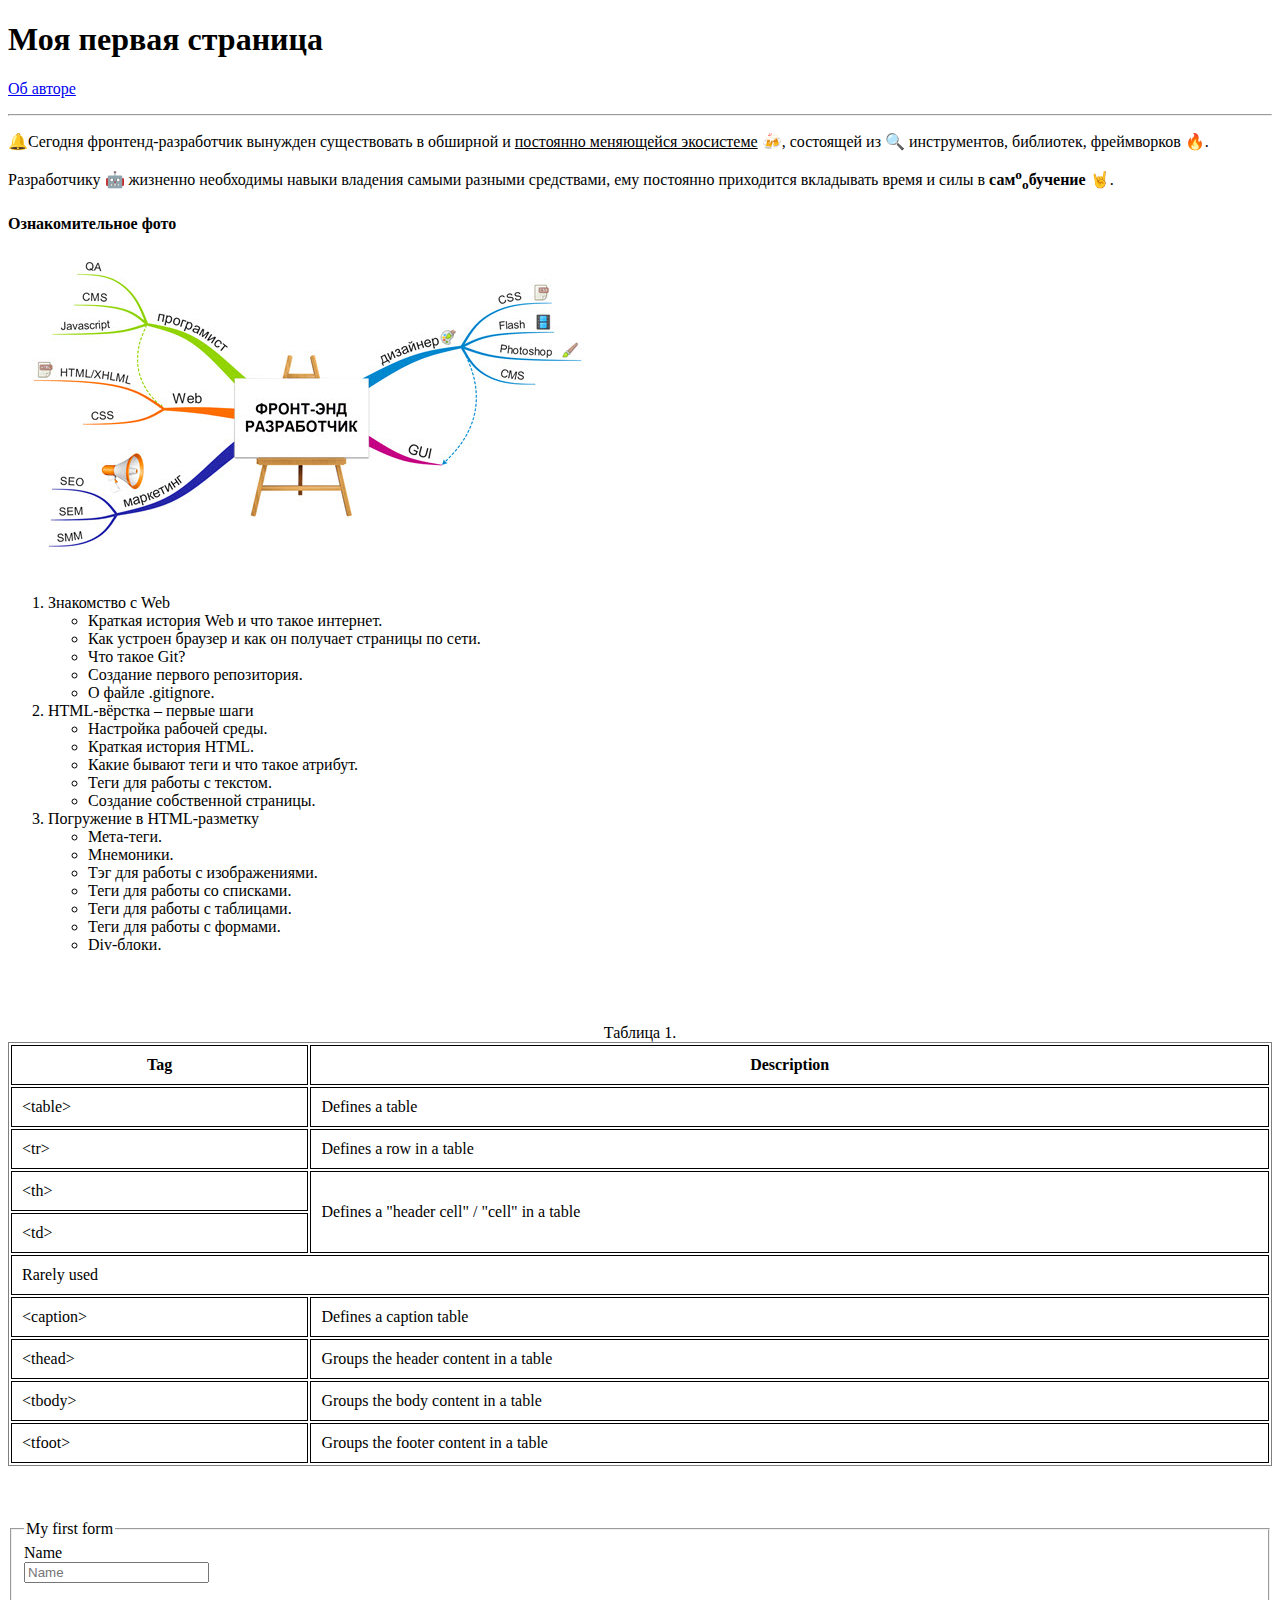
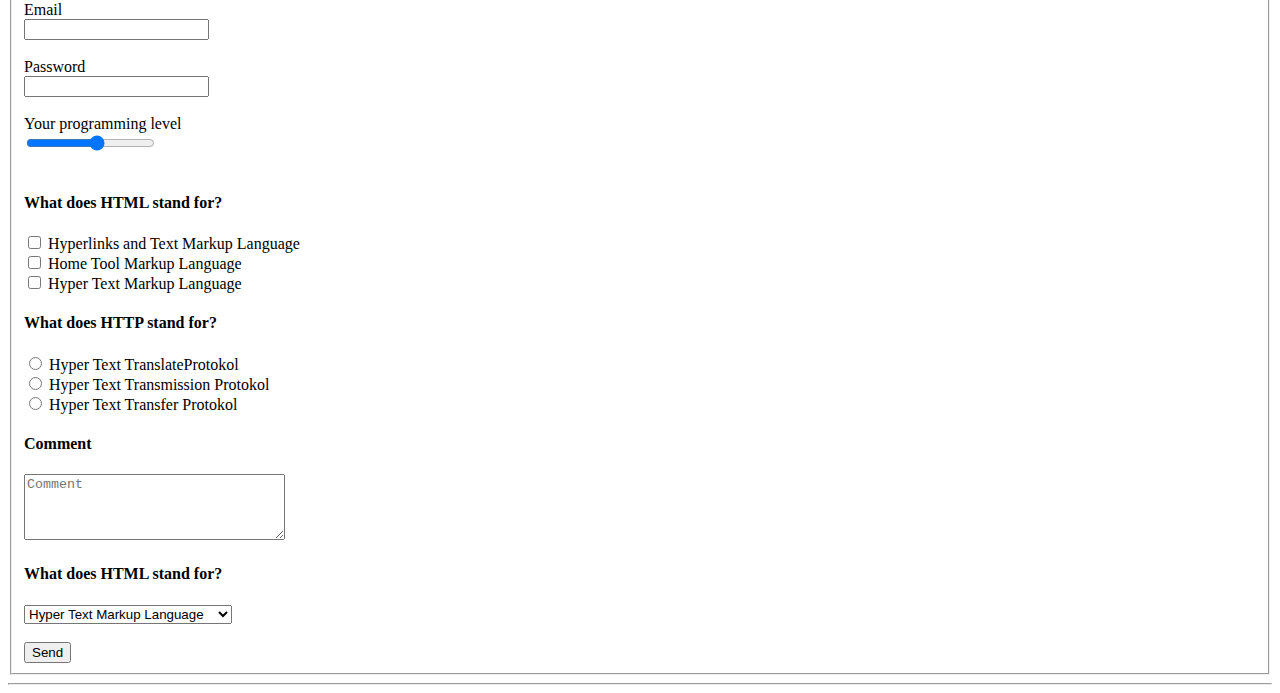
<file: index.html>
<!DOCTYPE html>
<html lang="en">
  <head>
    <meta charset="UTF-8" />
    <meta http-equiv="X-UA-Compatible" content="IE=edge" />
    <meta name="viewport" content="width=device-width, initial-scale=1.0" />
    <title>HTML – first steps</title>
    <style>
      table {
        width: 100%;
        border-collapse: inherit;
        border: 1px solid gray;
      }
      th {
        text-align: center;
        padding: 10px;
        border: 1px solid black;
      }
      td {
        text-align: left;
        padding: 10px;
        border: 1px solid black;
      }
    </style>
  </head>
  <body>
    <h1>Моя первая страница</h1>
    <p>
      <a href="./about/index.html" target="_blank">Об авторе</a>
    </p>
    <hr />
    <p>
      &#128276;Cегодня фронтенд-разработчик вынужден существовать в обширной и
      <ins>постоянно меняющейся экосистеме</ins> &#127867;, состоящей из
      &#128269; инструментов, библиотек, фреймворков &#128293;.
    </p>
    <p>
      Разработчику &#129302; жизненно необходимы навыки владения самыми разными
      средствами, ему постоянно приходится вкладывать время и силы в
      <b>сам<sup>о</sup><sub>о</sub>бучение</b> &#129304;.
    </p>
    <h4>Ознакомительное фото</h4>
    <img src="./images/frontend.jpg" alt="front-end pic" />
    <br />
    <br />
    <ol type="1">
      <li>
        Знакомство с Web
        <ul type="circle">
          <li>Краткая история Web и что такое интернет.</li>
          <li>Как устроен браузер и как он получает страницы по сети.</li>
          <li>Что такое Git?</li>
          <li>Создание первого репозитория.</li>
          <li>О файле .gitignore.</li>
        </ul>
      </li>
      <li>
        HTML-вёрстка – первые шаги
        <ul type="circle">
          <li>Настройка рабочей среды.</li>
          <li>Краткая история HTML.</li>
          <li>Какие бывают теги и что такое атрибут.</li>
          <li>Теги для работы с текстом.</li>
          <li>Создание собственной страницы.</li>
        </ul>
      </li>
      <li>
        Погружение в HTML-разметку
        <ul type="circle">
          <li>Мета-теги.</li>
          <li>Мнемоники.</li>
          <li>Тэг для работы с изображениями.</li>
          <li>Теги для работы со списками.</li>
          <li>Теги для работы с таблицами.</li>
          <li>Теги для работы с формами.</li>
          <li>Div-блоки.</li>
        </ul>
      </li>
    </ol>
    <br />
    <br />
    <br />
    <table>
      <caption>
        Таблица 1.
      </caption>
      <tr>
        <th>Tag</th>
        <th>Description</th>
      </tr>
      <tr>
        <td>&lt;table&gt;</td>
        <td>Defines a table</td>
      </tr>
      <tr>
        <td>&lt;tr&gt;</td>
        <td>Defines a row in a table</td>
      </tr>
      <tr>
        <td>&lt;th&gt;</td>
        <td rowspan="2">
          Defines a &quot;header cell&quot; / &quot;cell&quot; in a table
        </td>
      </tr>
      <tr>
        <td>&lt;td&gt;</td>
      </tr>
      <tr>
        <td colspan="2">Rarely used</td>
      </tr>
      <tr>
        <td>&lt;caption&gt;</td>
        <td>Defines a caption table</td>
      </tr>
      <tr>
        <td>&lt;thead&gt;</td>
        <td>Groups the header content in a table</td>
      </tr>
      <tr>
        <td>&lt;tbody&gt;</td>
        <td>Groups the body content in a table</td>
      </tr>
      <tr>
        <td>&lt;tfoot&gt;</td>
        <td>Groups the footer content in a table</td>
      </tr>
    </table>
    <br />
    <br />
    <br />
    <form action="/" method="get">
      <fieldset>
        <legend>My first form</legend>
        <label for="name">Name</label>
        <br />
        <input
          id="name"
          type="text"
          name="firstName"
          placeholder="Name"
          required
        />
        <br />
        <br />
        <label for="email">Email</label>
        <br />
        <input id="email" type="email" name="myEmail" required />
        <br />
        <br />
        <label for="pass">Password</label>
        <br />
        <input id="pass" type="password" name="myPassword" required />
        <br />
        <br />
        <label for="range">Your programming level</label>
        <br />
        <input
          id="range"
          type="range"
          name="myRange"
          min="1"
          max="10"
          step="1"
        />
        <br />
        <br />
        <h4>What does HTML stand for?</h4>
        <input type="checkbox" id="answer1" name="test1" value="1" />
        <label for="answer1">Hyperlinks and Text Markup Language</label>
        <br />
        <input type="checkbox" id="answer2" name="test2" value="2" />
        <label for="answer2">Home Tool Markup Language</label>
        <br />
        <input type="checkbox" id="answer3" name="test3" value="3" />
        <label for="answer3">Hyper Text Markup Language</label>
        <br />
        <h4>What does HTTP stand for?</h4>
        <input type="radio" name="answer" value="1" id="radio1" />
        <label for="radio1">Hyper Text TranslateProtokol</label>
        <br />
        <input type="radio" name="answer" value="2" id="radio2" />
        <label for="radio2">Hyper Text Transmission Protokol</label>
        <br />
        <input type="radio" name="answer" value="3" id="radio3" />
        <label for="radio3">Hyper Text Transfer Protokol</label>
        <br />
        <h4>Comment</h4>
        <textarea
          cols="30"
          rows="4"
          placeholder="Comment"
          name="textBig"
          maxlength="500"
        ></textarea>
        <br />
        <h4>What does HTML stand for?</h4>
        <select name="answer">
          <option value="item1">Hyper Text Markup Language</option>
          <option value="item2">Hyper Toll Markup Language</option>
          <option value="item3">Hyper Thron Markup Language</option>
        </select>
        <br />
        <br />
        <input type="submit" name="button" value="Send" />
      </fieldset>
    </form>
    <hr />
  </body>
</html>
</file>
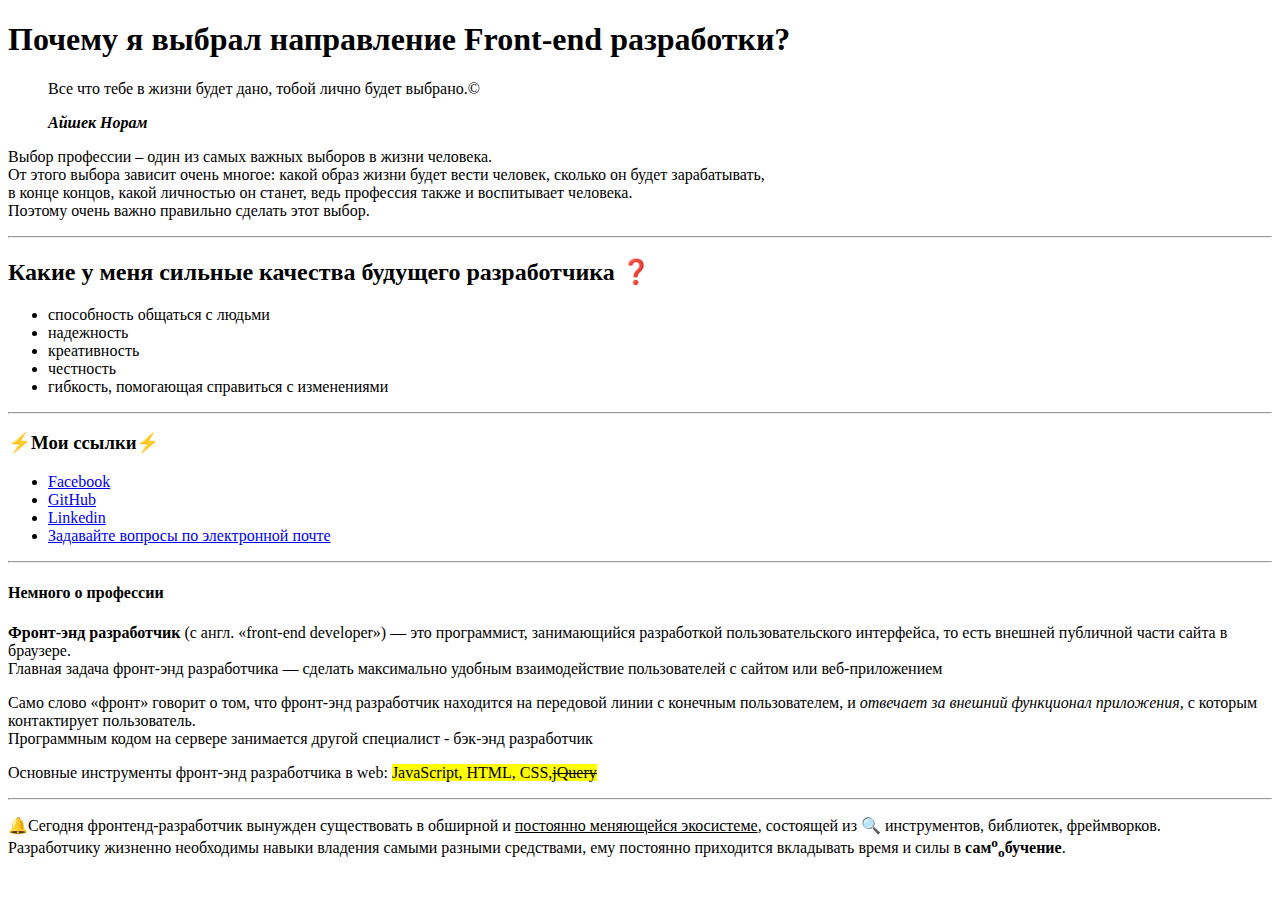
<file: about/index.html>
<!DOCTYPE html>
<html lang="ru">
  <head>
    <meta charset="UTF-8"/>
    <meta http-equiv="X-UA-Compatible" content="IE=edge"/>
    <meta name="viewport" content="width=device-width, initial-scale=1.0"/>
    <title>about</title>
  </head>
  <body>
    <h1>Почему я выбрал направление Front-end разработки?</h1>
    <blockquote>
      <p>Все что тебе в жизни будет дано, тобой лично будет выбрано.&copy;</p>
      <cite><b>Айшек Норам</b></cite>
    </blockquote>
    <p>
      Выбор профессии – один из самых важных выборов в жизни человека.<br/>
      От этого выбора зависит очень многое: какой образ жизни будет вести
      человек, сколько он будет зарабатывать, <br/>в конце концов, какой
      личностью он станет, ведь профессия также и воспитывает человека.
      <br/>Поэтому очень важно правильно сделать этот выбор.
    </p>
    <hr/>
    <h2>Какие у меня сильные качества будущего разработчика &#10067;</h2>
    <ul>
      <li>способность общаться с людьми</li>
      <li>надежность</li>
      <li>креативность</li>
      <li>честность</li>
      <li>гибкость, помогающая справиться с изменениями</li>
    </ul>
    <hr/>
    <h3>&#9889;Мои ссылки&#9889;</h3>
    <ul>
      <li>
        <a href="https://www.facebook.com/serge.techno/" target="_blank">Facebook</a>
      </li>
      <li>
        <a href="https://github.com/sergey87chuvasov" target="_blank">GitHub</a>
      </li>
      <li>
        <a href="https://www.linkedin.com/in/%D1%81%D0%B5%D1%80%D0%B3%D0%B5%D0%B9-%D1%87%D1%83%D0%B2%D0%B0%D1%81%D0%BE%D0%B2-5014b5186/"
          target="_blank">Linkedin</a>
      </li>
      <li>
        <a href="mailto:serge.techno@gmail.com">Задавайте вопросы по электронной почте</a>
      </li>
    </ul>
    <hr/>
    <h4>Немного о профессии</h4>
    <p>
      <strong>Фронт-энд разработчик</strong> (с англ. «front-end developer») —
      это программист, занимающийся разработкой пользовательского интерфейса, то
      есть внешней публичной части сайта в браузере. <br />
      Главная задача фронт-энд разработчика — сделать максимально удобным
      взаимодействие пользователей с сайтом или веб-приложением
    </p>
    <p>
      Само слово «фронт» говорит о том, что фронт-энд разработчик находится на
      передовой линии с конечным пользователем, и
      <em>отвечает за внешний функционал приложения</em>, с которым контактирует
      пользователь.<br/>
      Программным кодом на сервере занимается другой специалист - бэк-энд
      разработчик
    </p>
    <p>
      Основные инструменты фронт-энд разработчика в web:
      <mark>JavaScript, HTML, CSS,<del>jQuery</del></mark>
    </p>
    <hr/>
    <p>
      &#128276;Cегодня фронтенд-разработчик вынужден существовать в обширной и
      <ins>постоянно меняющейся экосистеме</ins>, состоящей из &#128269;
      инструментов, библиотек, фреймворков.<br/>
      Разработчику жизненно необходимы навыки владения самыми разными
      средствами, ему постоянно приходится вкладывать время и силы в
      <b>сам<sup>о</sup><sub>о</sub>бучение</b>.
    </p>
  </body>
</html>
</file>
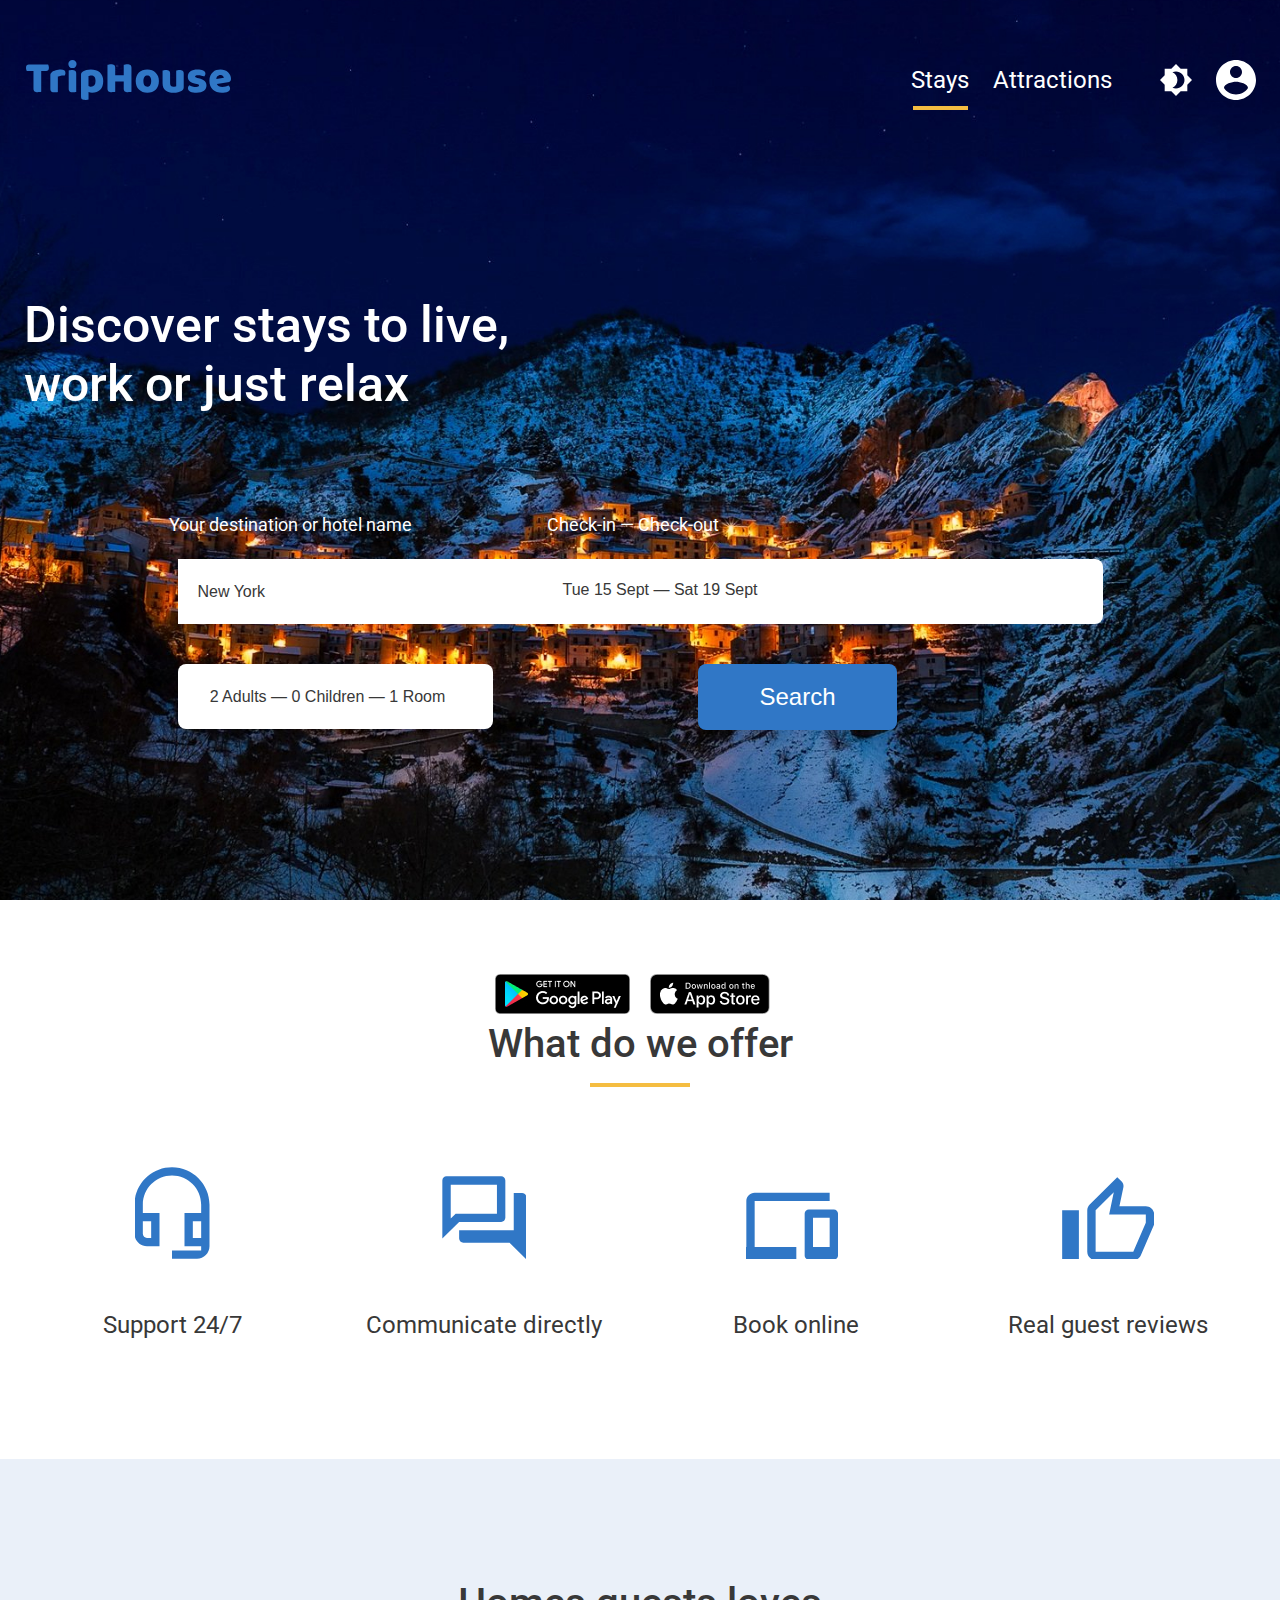
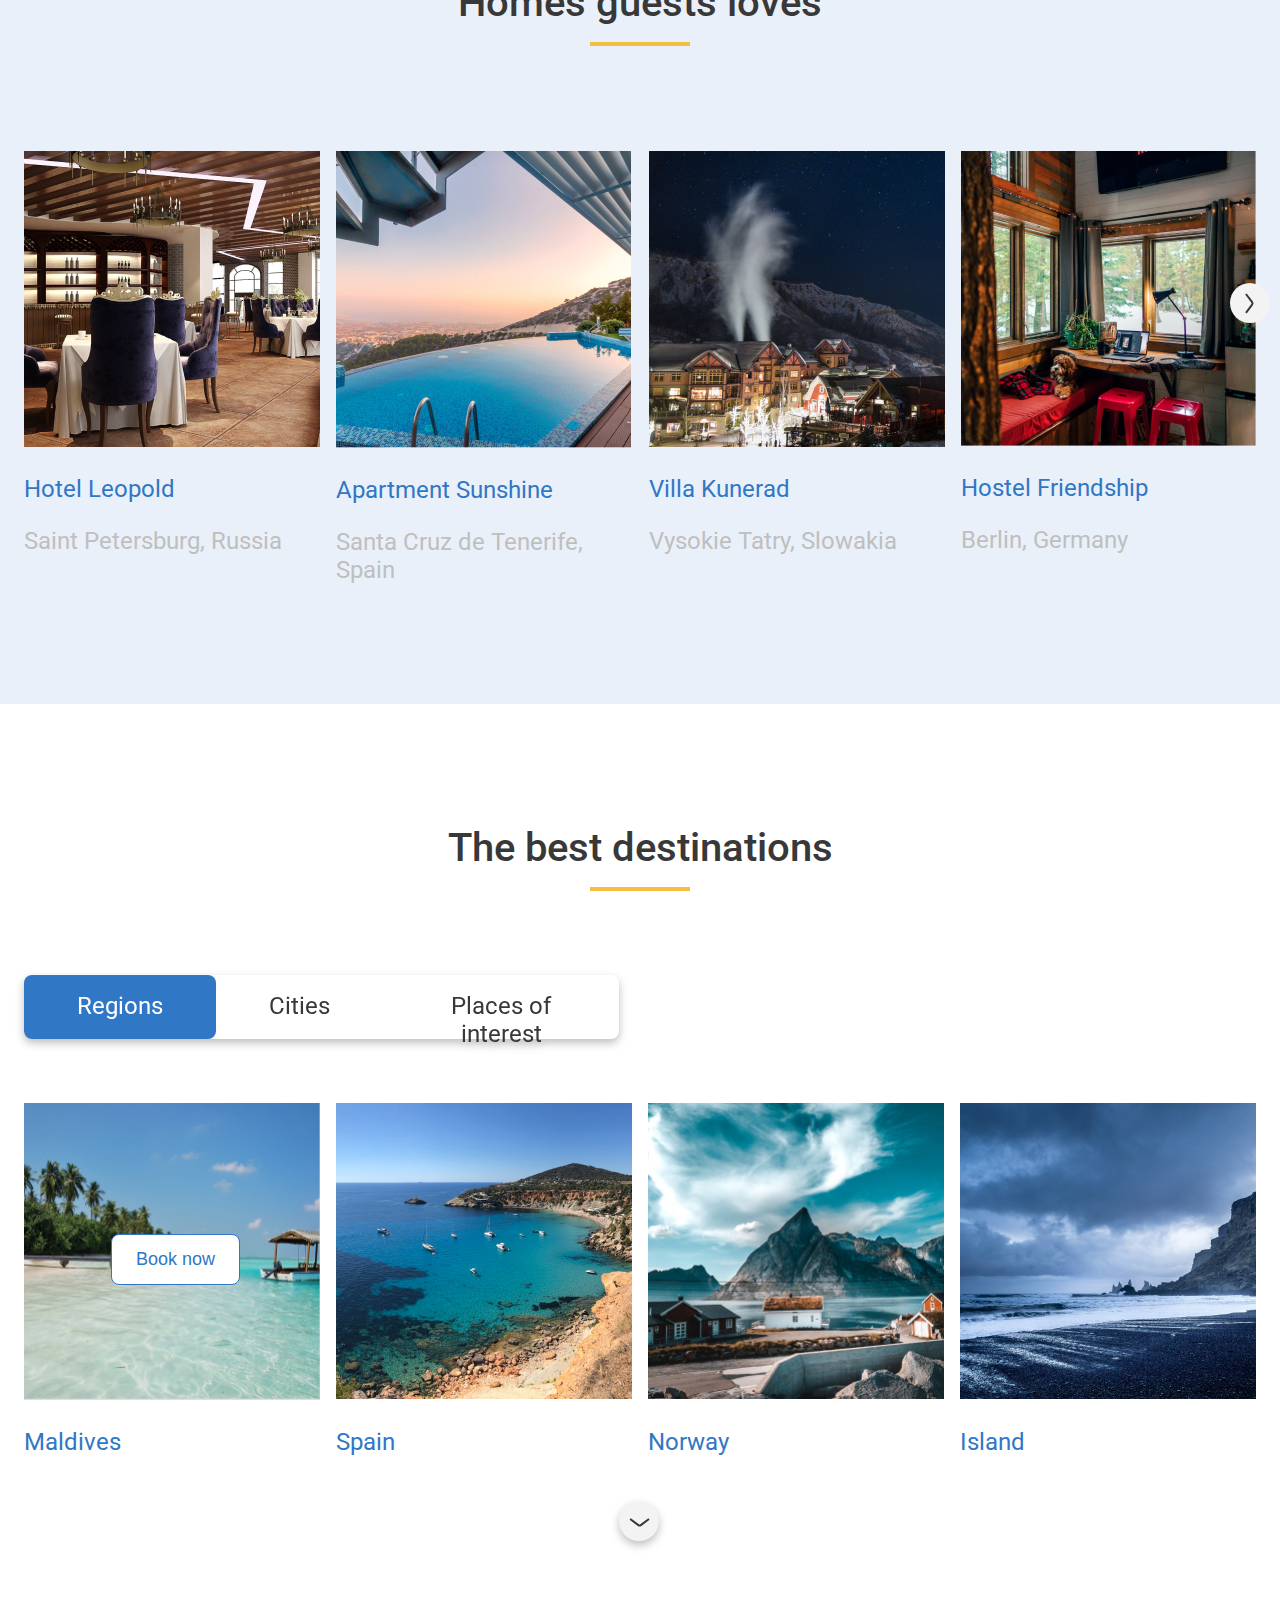
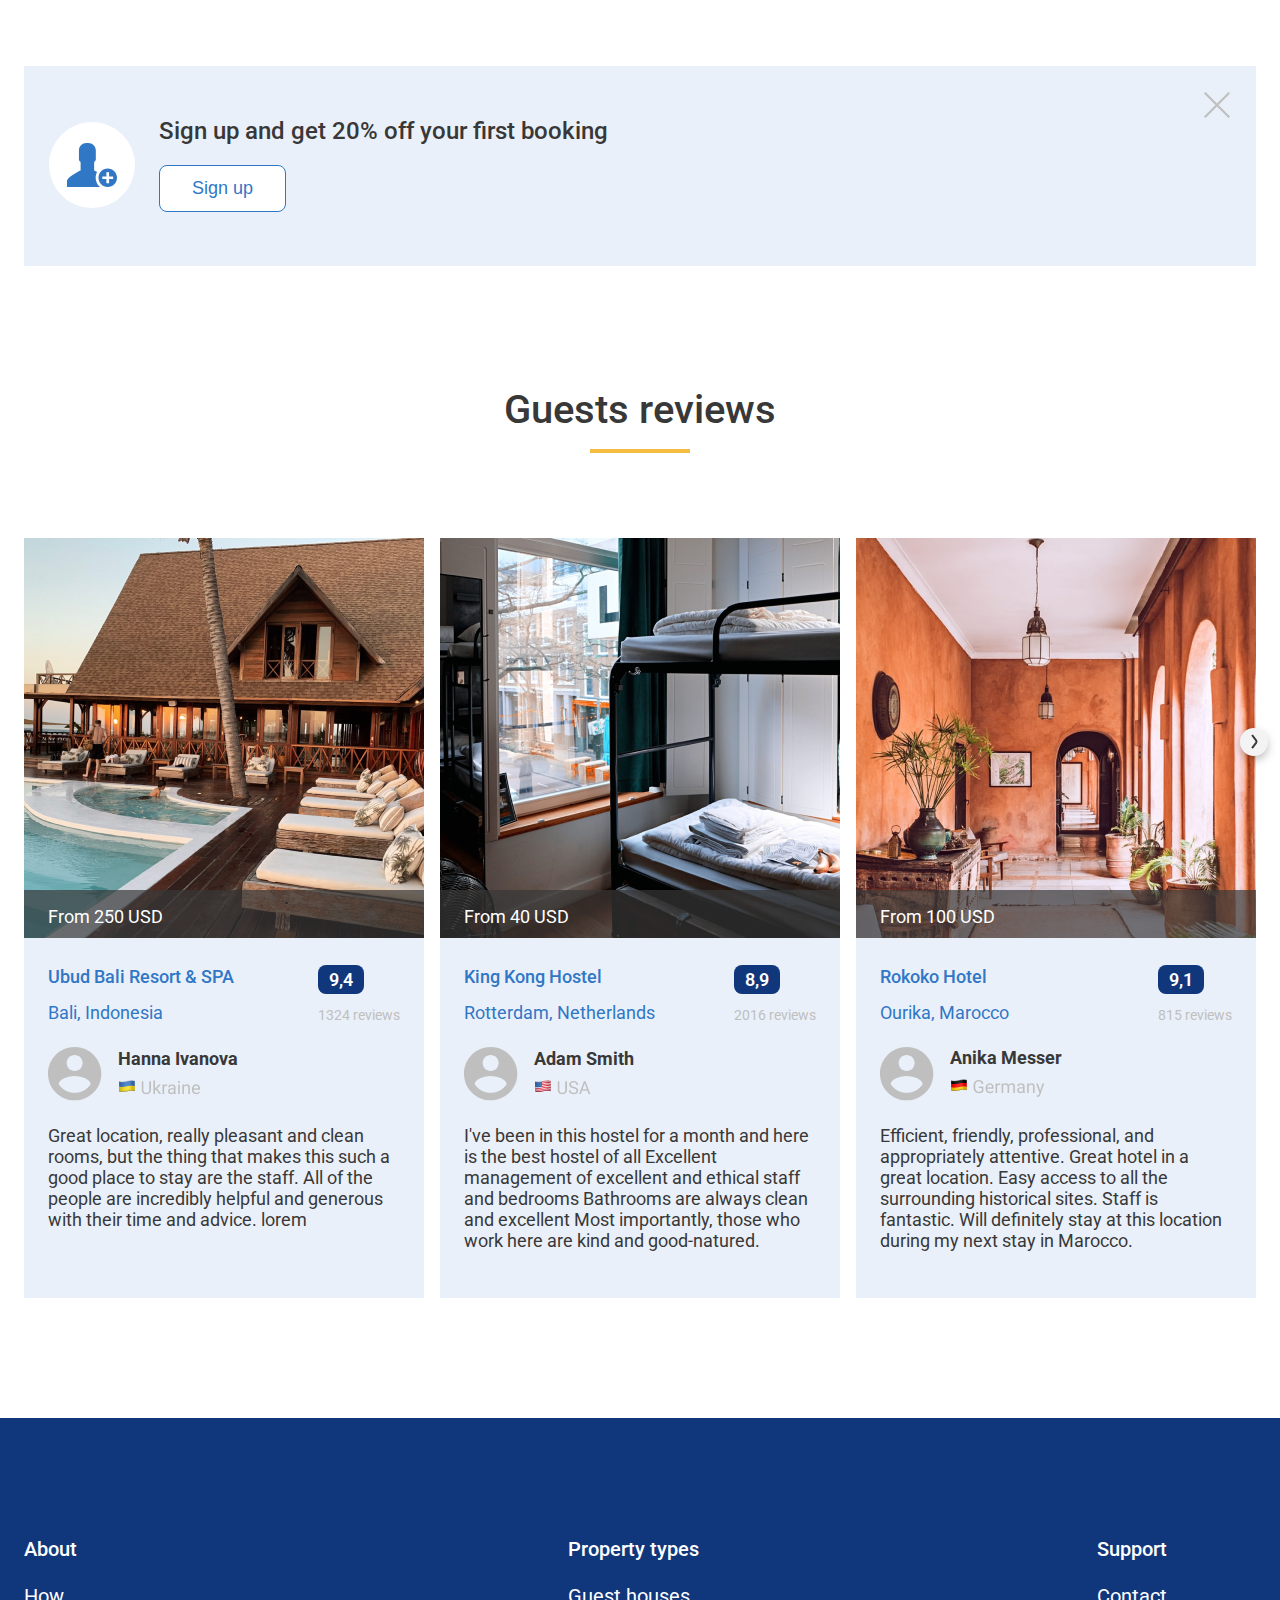
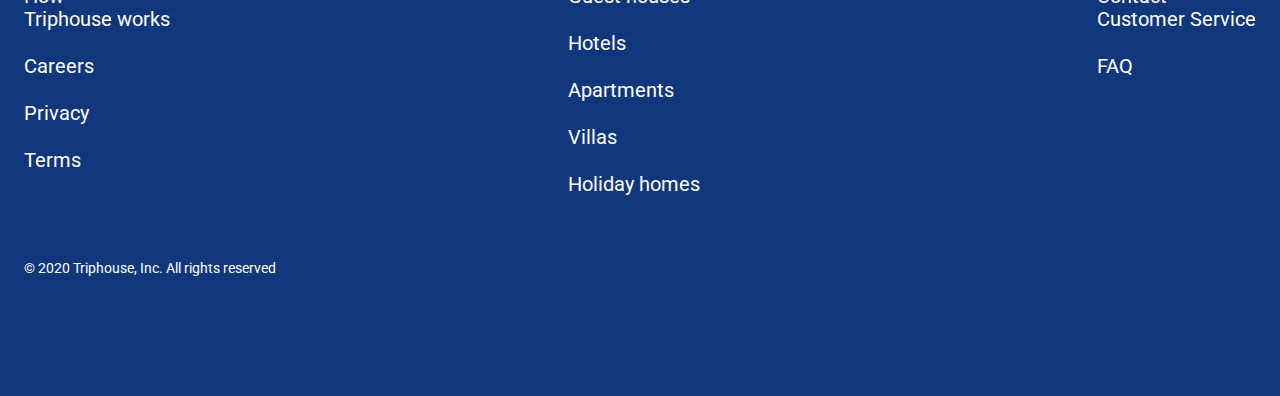
<file: Triphouse-project/index.html>
<!DOCTYPE html>
<html lang="en">
  <head>
    <meta charset="UTF-8" />
    <meta http-equiv="X-UA-Compatible" content="IE=edge" />
    <meta name="viewport" content="width=device-width, initial-scale=1.0" />
    <link rel="preconnect" href="https://fonts.gstatic.com" />
    <link
      href="https://fonts.googleapis.com/css2?family=Open+Sans:wght@600&family=Roboto:wght@300;400;500&display=swap"
      rel="stylesheet"
    />
    <link rel="stylesheet" href="./css/main.css" />
    <title>Triphouse-project</title>
  </head>
  <body>
    <header class="header">
      <div class="container">
        <div class="header__top">
          <a href="#" class="logo__img-link">
          </a>
          <nav class="nav">
            <div class="nav__items">
              <ul class="nav__item">
                <li>
                <a class="nav__item-link nav__link--active" href="#">Stays</a>
                </li>
                <li>
                <a class="nav__item-link" href="#">Attractions</a>
                </li>
              </ul>
            </div>
            <div class="nav__items-user">
              <button class="nav__item-btn" type="submit" value="night" name="night mode">
              </button>
              <a class="user__item-link" href="">
              </a>
              <button class="user__item-burger"></button>
            </div>
          </nav>
        </div>
        <div class="header__content">
          <h1 class="title">Discover stays to live, work or just relax</h1>
          <form action="/" method="get">
          <div class="order__block">
          <span class="input__name-text" >Your destination or hotel name</span>
          <span class="input__date-text">Check-in — Check-out</span>
          </div>
          <div class="main__board">
          <div class="block__inner">
          <div>
            <label for="name-hotel"></label>
        <input class="input__name"
          id="name-hotel"
          type="search"
          name="hotelName"
          placeholder="New York"
          required
        /></div>
        <div class="date__box">
             <label for="date-hotel"></label>
        <input class="input__date"
          id="date-hotel"
          type="datetime"
          name="setDate"
          placeholder="Tue 15 Sept — Sat 19 Sept"
          min="2020-12-01T00:30"
          max="2021-01-01T00:00"
          pattern="[0-9]{4}-[0-9]{2}-[0-9]{2}T[0-9]{2}:[0-9]{2}"
          required
        /></div>
        <div class="count__box">
            <label for="count-hotel"></label>
        <input class="input__count"
          id="count-hotel"
          type="number"
          name="setCount"
          placeholder="2 Adults — 0 Children — 1 Room"
          required
        /></div>
        <div class="button-block">
            <button class="order__block-btn">Search</button>
            </div>
          </div>
          </div>
          <div class="order__block-media">
          <div class="input__name-img">
            <label for="name__hotel-media"></label>
        <input class="input__name-media"
          id="name__hotel-media"
          type="search"
          name="hotelDestination"
          placeholder="Your destination or hotel name"
          required
        />
        </div>
        <div class="check__date">
        <div class="check__datein">
        <p class="check__datein-text">Check-in date</p>
            <label for="name__hotel-media"></label>
        <input class="input__checkin-media"
          id="name__hotel-media"
          type="text"
          name="hotelCheckIn"
          placeholder="Tue 15 Sept 2020"
          required
        />
        </div>
        <div class="check__dateout">
        <p class="check__dateout-text">Check-out date</p>
            <label for="name__hotel-media"></label>
        <input class="input__checkout-media"
          id="name__hotel-media"
          type="search"
          name="hotelCheckOut"
          placeholder="Sat 19 Sept 2020"
          required
        />
        </div>
          </div>
          <div class="input__Allmaininfo">
          <div class="input__Allmaininfo-adults" >
          <p class="input__Allmaininfo-text">Adults</p>
            <label for="name__hotel-media"></label>
        <input class="input__adults"
          id="name__hotel-media"
          type="number"
          name="adults"
          placeholder="2"
          required
        />
        </div>
        <div class="input__Allmaininfo-children">
        <p class="input__Allmaininfo-text">Children</p>
            <label for="name__hotel-media"></label>
        <input class="input__children"
          id="name__hotel-media"
          type="number"
          name="Children"
          placeholder="0"
          required
        />
        </div>
        <div class="input__Allmaininfo-rooms">
        <p class="input__Allmaininfo-text">Rooms</p>
            <label for="name__hotel-media"></label>
        <input class="input__rooms"
          id="name__hotel-media"
          type="number"
          name="Rooms"
          placeholder="1"
          required
        />
        </div>
          </div>
            <div>
            <button class="order__media-btn">Search</button>
            </div>
            </div>
          </div>
          </form>
          <div class="download__info">
            <a class="download__info-links" href="#"
              ><img src="./images/google-play.jpg" alt="download link"
            /></a>
            <a class="download__info-links" href="#"
              ><img src="./images/app-store.jpg" alt="download link"
            /></a>
          </div>
        </div>
      </div>
    </header>
    <section class="offer">
      <div class="container">
        <h2 class="offer__title title__line">What do we offer</h2>
        <div class="offer__items">
        <div class="offer__item">
          <div class="offer__item1"></div>
            <p class="offer__item-text">Support 24/7</p>
          </div>
          <div class="offer__item">
          <div class="offer__item2"></div>
            <p class="offer__item-text">Communicate directly</p>
          </div>
          <div class="offer__item">
          <div class="offer__item3"></div>
            <p class="offer__item-text">Book online</p>
          </div>
          <div class="offer__item">
          <div class="offer__item4"></div>
            <p class="offer__item-text">Real guest reviews</p>
          </div>
        </div>
      </div>
    </section>
    <section class="homes">
      <div class="container">
        <h2 class="homes__title title__line">Homes guests loves</h2>
          <div class="homes__inner">
            <a class="homes__slider-link" href="#"></a>
              <div class="homes__items">
                <div class="homes__item">
                  <img class="homes__item-img" src="./images/slider/1.jpg" alt="slider pic">
                  <a class="slider__title-link" href="#"><h4 class="homes__item-title">Hotel Leopold</h4></a>
                  <p class="homes__item-text">Saint Petersburg, Russia</p>
              </div>
              <div class="homes__item">
                <img class="homes__item-img" src="./images/slider/2.jpg" alt="slider pic">
                <a class="slider__title-link" href="#"><h4 class="homes__item-title">Apartment Sunshine</h4></a>
                <p class="homes__item-text">Santa  Cruz de Tenerife, Spain</p>
              </div>
              <div class="homes__item">
                  <img class="homes__item-img" src="./images/slider/3.jpg" alt="slider pic">
                  <a class="slider__title-link" href="#"><h4 class="homes__item-title">Villa Kunerad</h4></a>
                  <p class="homes__item-text">Vysokie Tatry, Slowakia </p>
              </div>
              <div class="homes__item">
                  <img class="homes__item-img" src="./images/slider/4.jpg" alt="slider pic">
                  <a class="slider__title-link" href="#"><h4 class="homes__item-title">Hostel Friendship</h4></a>
                  <p class="homes__item-text">Berlin, Germany</p>
              </div>
          </div>
        </div>
    </div>
    </section>
    <section class="destination">
      <div class="container">
        <h2 class="destination__title title__line">The best destinations</h2>
          <div class="destination__slider">
            <div class="slider__buttons">
              <div class="slider__button slider__button--active">Regions</div>
              <div class="slider__button">Cities</div>
              <div class="slider__button">Places of interest</div>
            </div>
            <div class="slider__items">
              <div class="slider__item">
                <img class="slider__item-img" src="./images/destination/1.jpg" alt="slider pic">
                <a class="slider__item-link--active" href="#"></a>
                <button class="slider__btn--active">Book now</button>
                <p class="slider__item-text">Maldives</p>
              </div>
               <div class="slider__item">
                <img class="slider__item-img" src="./images/destination/2.jpg" alt="slider pic">
                <a class="slider__item-link" href="#"></a>
                <button class="slider__item-btn">Book now</button>
                <p class="slider__item-text">Spain</p>
              </div>
              <div class="slider__item">
                <img class="slider__item-img" src="./images/destination/3.jpg" alt="slider pic">
                <a class="slider__item-link" href="#"></a>
                <button class="slider__item-btn">Book now</button>
                <p class="slider__item-text">Norway</p>
              </div>
              <div class="slider__item">
                <img class="slider__item-img" src="./images/destination/4.jpg" alt="slider pic">
                <a class="slider__item-link" href="#"></a>
                <button class="slider__item-btn">Book now</button>
                <p class="slider__item-text">Island</p>
              </div>
              <a class="destination__slider-link" href="#"></a>
            </div>
            <div class="slider__add">
              <button class="slider__add-btn">
              </button>
          </div>
          <form action="#">
            <div class="signUp">
              <div class="signUp__inner">
                <div class="signUp__content">
                  <a class="signUp__content-link" href="#"></a>
                  <div class="main__content">
                    <p class="signUp__text">Sign up and get 20% off your first booking</p>
                    <button class="signUp__btn2" type="submit">Sign up</button>
                  </div>
                </div>
                <button class="signUp__btn1"></button>
              </div>
            </div>
          </form>
      </div>
    </section>
    <section class="guests">
      <div class="container">
        <div class="guests__title title__line"><span>Guests</span> reviews</div>
          <div class="guests__inner">
          <div class="guests__inner-link"></div>
            <div class="reviews__items">
              <div class="reviews__item">
                <a class="reviews__item-link" href="#" >
                  <img class="reviews__item-img" src="./images/reviews/1.jpg" alt="hotel pic">
                  <span class="reviews__item-price">From 250 USD</span>
                </a>
                <div class="info">
                  <div class="info__name">
                    <h4 class="info__name-title">Ubud Bali Resort & SPA</h4>
                    <span class="info__name-text">Bali, Indonesia</span>
                  </div>
                  <div class="info__num">
                    <span class="info__num-rank">9,4</span>
                    <span class="info__num-reviews">1324 reviews</span>
                  </div>
                </div>
                  <div class="person">
                      <a class="person__link" href="#"></a>
                      <div class="person__info">
                        <h4 class="person__info-name">Hanna Ivanova</h4>
                        <img class="person__info-country" src="./images/reviews/4.png" alt="country pic">
                      </div>
                  </div>
                    <p class="person__comment">Great location, really pleasant and clean rooms, but the thing that makes this such a good place to stay are the staff. All of the people are incredibly helpful and generous with their time and advice. lorem
                    </p>
                  </div>
              <div class="reviews__item">
                <a class="reviews__item-link" href="#" >
                  <img class="reviews__item-img" src="./images/reviews/2.jpg" alt="hotel pic">
                  <span class="reviews__item-price">From 40 USD</span>
                </a>
                <div class="info">
                  <div class="info__name">
                    <h4 class="info__name-title">King Kong Hostel</h4>
                    <span class="info__name-text">Rotterdam, Netherlands</span>
                  </div>
                  <div class="info__num">
                    <span class="info__num-rank">8,9</span>
                    <span class="info__num-reviews">2016 reviews</span>
                  </div>
                </div>
                  <div class="person">
                      <a class="person__link" href="#"></a>
                      <div class="person__info">
                        <h4 class="person__info-name">Adam Smith</h4>
                        <img class="person__info-country" src="./images/reviews/5.png" alt="country pic">
                      </div>
                  </div>
                    <p class="person__comment">I've been in this hostel for a month and here is the best hostel of all
                    Excellent management of excellent and ethical staff and bedrooms Bathrooms are always clean and excellent
                    Most importantly, those who work here are kind and good-natured.
                    </p>
                  </div>
             <div class="reviews__item">
                <a class="reviews__item-link" href="#" >
                  <img class="reviews__item-img" src="./images/reviews/3.jpg" alt="hotel pic">
                  <span class="reviews__item-price">From 100 USD</span>
                </a>
                <div class="info">
                  <div class="info__name">
                    <h4 class="info__name-title">Rokoko Hotel</h4>
                    <span class="info__name-text">Ourika, Marocco</span>
                  </div>
                  <div class="info__num">
                    <span class="info__num-rank">9,1</span>
                    <span class="info__num-reviews">815 reviews</span>
                  </div>
                </div>
                  <div class="person">
                      <a class="person__link" href="#"></a>
                      <div class="person__info">
                        <h4 class="person__info-name">Anika Messer</h4>
                        <img class="person__info-country" src="./images/reviews/6.png" alt="country pic">
                      </div>
                  </div>
                    <p class="person__comment">Efficient, friendly, professional, and appropriately attentive. Great hotel in a great location. Easy access to all the surrounding historical sites. Staff is fantastic. Will definitely stay at this location during my next stay in Marocco.
                    </p>
                  </div>
            </div>
                <a class="reviews__navigation-link" href="#">
                  <img class="reviews__navigation-img" src="./images/reviews/navigation.svg" alt="nav pic">
                </a>
          </div>
      </div>
    </section>
        <form action="">
          <div class="signUp__media">
              <div class="container">
                <div class="install__content">
                  <button class="signUp__closed" type="submit"></button>
                  <a class="signUp__media-link" href="#">
                    <img src="./images/logo-media.svg" alt="link pic">
                  </a>
                  <p class="signUp__media-text">Sign up in the app and get 20% off your first booking
                  </p>
                  <button class="signUp__btn-install">Install</button>
                </div>
              </div>
          </div>
        </form>
    <footer class="footer">
      <div class="container">
        <div class="footer__logo">
          <a class="footer__logo-link" href="#"></a>
        </div>
        <div class="footer__items">
          <div class="footer__item">
            <h4 class="footer__item-title">About</h4>
            <ul class="footer__item-lists">
              <li class="footer__item-list">
                <a class="footer__item-link" href="#">How </br> Triphouse works</a>
              </li>
              <li class="footer__item-list">
                <a class="footer__item-link" href="#">Careers</a>
              </li>
              <li class="footer__item-list">
                <a class="footer__item-link" href="#">Privacy</a>
              </li>
              <li class="footer__item-list">
                <a class="footer__item-link" href="#">Terms</a>
              </li>
            </ul>
          </div>
          <div class="footer__item">
            <h4 class="footer__item-title">Property types</h4>
            <ul class="footer__item-lists">
              <li class="footer__item-list">
                <a class="footer__item-link" href="#">Guest houses</a>
              </li>
              <li class="footer__item-list">
                <a class="footer__item-link" href="#">Hotels</a>
              </li>
              <li class="footer__item-list">
                <a class="footer__item-link" href="#">Apartments</a>
              </li>
              <li class="footer__item-list">
                <a class="footer__item-link" href="#">Villas</a>
              </li>
              <li class="footer__item-list">
                <a class="footer__item-link" href="#">Holiday homes</a>
              </li>
            </ul>
          </div>
          <div class="footer__item">
            <h4 class="footer__item-title">Support</h4>
            <ul class="footer__item-lists">
              <li class="footer__item-list">
                <a class="footer__item-link" href="#"
                  >Contact </br> Customer Service</a
                >
              </li>
              <li class="footer__item-list">
                <a class="footer__item-link" href="#">FAQ</a>
              </li>
            </ul>
          </div>
        </div>
        <div class="footer__info">
          &copy; 2020 Triphouse, Inc. All rights reserved
        </div>
      </div>
    </footer>
  </body>
</html>
</file>
<file: Triphouse-project/css/main.css>
* {
  margin: 0;
  padding: 0;
  box-sizing: border-box;
}

body {
  font-family: "Roboto", sans-serif;
}

.container {
  max-width: 1262px;
  padding: 0 15px;
  margin: 0 auto;
}

.header {
  height: 100vh;
  background-image: url("../images/background.jpg");
  background-repeat: no-repeat;
  background-size: cover;
  background-position: center center;
  padding-top: 60px;
}
.header__top {
  display: flex;
  justify-content: space-between;
  align-items: center;
  margin-bottom: 196px;
}

.logo__img-link {
  background-image: url("../images/sprites.svg");
  width: 250px;
  cursor: pointer;
  background-color: transparent;
  background-position: 394px 410px;
  height: 40px;
  border: none;
  outline: none;
}

.nav {
  display: flex;
  align-items: center;
}
.nav__items {
  margin-right: 48px;
  font-weight: normal;
  font-size: 24px;
  line-height: 28px;
}
.nav__items-user {
  display: flex;
  align-items: center;
}
.nav__item {
  display: flex;
  list-style-type: none;
  position: relative;
}
.nav__item li + li {
  margin-left: 24px;
}
.nav__item-link {
  text-decoration: none;
  color: #fff;
  padding-bottom: 12px;
}
.nav__item li:last-child a:hover {
  border-bottom: 4px solid #F5BD41;
  transition: all 0.3s ease;
}
.nav__item-btn {
  background-image: url("../images/sprites.svg");
  width: 32px;
  cursor: pointer;
  background-color: transparent;
  background-position: 348px 226px;
  height: 32px;
  border: none;
  outline: none;
}
.nav__link--active::before {
  position: absolute;
  content: "";
  bottom: -16px;
  left: 2px;
  height: 4px;
  background-color: #F5BD41;
  width: 55px;
}

.user__item-link {
  margin-left: 24px;
  background-image: url("../images/sprites.svg");
  width: 40px;
  cursor: pointer;
  background-color: transparent;
  background-position: 232px 230px;
  height: 40px;
  border: none;
  outline: none;
}
.user__item-link:hover {
  background-position: 232px 290px;
}
.user__item-burger {
  display: none;
  background-image: url(../images/sprites.svg);
  width: 123px;
  height: 24px;
  background-color: transparent;
  border: none;
  cursor: pointer;
}

.title {
  font-weight: 500;
  font-size: 50px;
  line-height: 59px;
  text-align: left;
  max-width: 542px;
  color: #fff;
  margin-bottom: 100px;
}

.order__block {
  margin-bottom: 24px;
}

.main__board {
  max-width: 1232px;
  background-color: #fff;
  border-radius: 0px 8px 8px 0px;
  max-height: 65px;
}

.block__inner {
  display: flex;
}

.input__name-text {
  font-size: 18px;
  line-height: 21px;
  text-align: left;
  color: #fff;
  width: 455px;
  margin-left: 20px;
  margin-bottom: 24px;
  display: inline-block;
}
.input__date-text {
  font-size: 18px;
  line-height: 21px;
  color: #fff;
  width: 220px;
  margin-bottom: 24px;
  display: inline-block;
  text-align: center;
}

input {
  padding: 22px 20px;
  color: #383838;
  font-weight: normal;
  font-size: 18px;
  line-height: 21px;
  border: none;
  border-radius: 8px;
}
input:focus {
  border: 3px solid #F5BD41;
  border-radius: 8px;
  outline: none;
  padding: 20px 20px;
}

.input__name {
  width: 455px;
  text-align: left;
  border-radius: 8px 0 0 8px;
}
.input__name::placeholder {
  font-size: 16px;
  color: #383838;
}
.input__date {
  text-align: center;
  width: 265px;
  border-radius: 0 0 0 0;
  padding: 19.5px 21px;
}
.input__date::placeholder {
  font-size: 16px;
  color: #383838;
}
.input__count {
  text-align: center;
  width: 315px;
  border-radius: 0 0 0 0;
}
.input__count::placeholder {
  font-size: 16px;
  color: #383838;
}

.order__block-btn {
  padding: 19px 61px;
  background: #3077C6;
  border-radius: 8px;
  font-weight: 500;
  font-size: 24px;
  line-height: 28px;
  text-align: center;
  border: none;
  color: #fff;
  cursor: pointer;
}
.order__block-btn:hover {
  color: #F5BD41;
}
.order__block-media {
  display: none;
}

.download__info {
  text-align: center;
  margin-top: 120px;
}
.download__info-links {
  margin-right: 16px;
}

@media (max-width: 1350px) {
  .block__inner {
    flex-wrap: wrap;
  }

  .main__board {
    margin: 0 auto;
    max-width: 925px;
  }

  .button-block {
    margin: 0 auto;
    margin-top: 40px;
  }

  .count__box {
    margin-top: 40px;
  }

  .input__count {
    border-radius: 8px;
  }

  .input__name {
    width: 350px;
  }
  .input__name-text {
    width: 350px;
    margin-left: 35px;
  }

  .order__block {
    margin-left: 110px;
    margin-bottom: 0;
  }

  .download__info {
    margin-top: 350px;
  }
}
@media (max-width: 1250px) {
  .input__name-text {
    margin-left: 60px;
  }
}
@media (max-width: 1200px) {
  .count__box {
    margin: 0 auto;
    margin-top: 40px;
  }

  .main__board {
    max-width: 920px;
  }

  .input__name-text {
    margin-left: -20px;
  }
}
@media (max-width: 980px) {
  .header {
    min-height: 1000px;
  }

  .header__top {
    margin-bottom: 150px;
  }

  .main__board {
    max-width: 750px;
  }

  .order__block {
    margin-bottom: 0;
  }
}
@media (max-width: 768px) {
  .header {
    min-height: 800px;
  }

  .nav {
    margin-right: 35px;
  }
  .nav__items {
    display: none;
  }

  .user__item-burger {
    background-image: url("../images/sprites.svg");
    cursor: pointer;
    background-color: transparent;
    background-position: 524px 278px;
    border: none;
    outline: none;
    display: inline-block;
    width: 24px;
    height: 16px;
    margin-left: 16px;
  }

  .title {
    font-size: 30px;
    line-height: 35px;
    max-width: none;
  }

  .order__block {
    display: none;
  }

  .main__board {
    display: none;
  }

  .order__block-media {
    display: block;
    width: 100%;
    min-height: 232px;
    background: #F5BD41;
    border: 4px solid #F5BD41;
  }

  .input__name-media {
    background: #fff;
    background-image: url(../images/search.svg);
    background-repeat: no-repeat;
    background-position: 15px 15px;
    border-radius: 4px;
    padding: 15px 10px 14px 36px;
    font-weight: 500;
    font-size: 15px;
    line-height: 18px;
    width: 100%;
    display: block;
  }

  .input__name-media::placeholder {
    color: #383838;
    font-weight: bold;
  }

  .check__date {
    width: 100%;
    display: flex;
    justify-content: space-between;
    height: 48px;
    margin-top: 10px;
  }

  .check__datein,
.check__dateout {
    background-color: #fff;
    width: 49%;
    border-radius: 5px;
  }

  .input__checkin-media {
    margin-top: 8px;
    background: #fff;
    border-radius: 4px;
    padding: 0px 0px 0px 10px;
    font-weight: 500;
    font-size: 15px;
    line-height: 18px;
    width: 95%;
  }

  .check__datein-text,
.check__dateout-text {
    font-weight: normal;
    font-size: 12px;
    line-height: 14px;
    text-align: left;
    padding: 5px 5px 0px 10px;
  }

  .input__checkin-media::placeholder,
.input__checkout-media::placeholder {
    color: #383838;
    font-weight: bold;
  }

  .input__checkout-media {
    margin-top: 8px;
    background: #fff;
    border-radius: 4px;
    padding: 0px 0px 0px 10px;
    font-weight: 500;
    font-size: 15px;
    line-height: 18px;
    width: 100%;
  }

  .input__checkout-media::placeholder {
    color: #383838;
  }

  .input__Allmaininfo {
    background-color: #fff;
    display: flex;
    justify-content: center;
    height: 48px;
    margin-top: 10px;
    padding: 5px 5px;
    border-radius: 4px;
  }

  .input__Allmaininfo p {
    font-size: 12px;
    line-height: 14px;
    padding: 0 10px;
  }

  .input__Allmaininfo input {
    width: 100%;
    background: #fff;
    border-radius: 4px;
    padding: 5px 12px;
    font-weight: 500;
    font-size: 15px;
    line-height: 18px;
  }

  .input__Allmaininfo input::placeholder {
    color: #383838;
    font-weight: bold;
  }

  .input__Allmaininfo-children {
    border-left: 1px solid #BFBFBF;
    border-right: 1px solid #BFBFBF;
  }

  input:focus {
    border: none;
  }

  .order__media-btn {
    padding: 10px 57px;
    background: #3077C6;
    border-radius: 8px;
    font-weight: 500;
    font-size: 19px;
    line-height: 22px;
    text-align: center;
    border: none;
    color: #fff;
    cursor: pointer;
    width: 100%;
    margin-top: 12px;
  }

  .download__info {
    margin-top: 85px;
  }
}
@media (max-width: 500px) {
  .header__top {
    align-items: center;
    margin-bottom: 50px;
  }

  .logo__img-link {
    width: 210px;
  }

  .nav {
    margin-right: 0;
  }

  .title {
    font-size: 27px;
    line-height: 32px;
  }

  .download__info-links {
    margin-right: 0;
  }
  .download__info-links:last-child {
    margin-top: 25px;
    display: block;
  }
}
@media (max-width: 430px) {
  .logo__img-link {
    width: 122px;
    height: 24px;
    background-position: 362px 163px;
  }
}
@media (max-width: 360px) {
  .header {
    padding: 30px 10px 40px;
    min-height: 535px;
  }
  .header__top {
    margin-bottom: 40px;
    flex-direction: row;
  }

  .logo__img-link {
    width: 122px;
    height: 24px;
    background-position: 362px 163px;
  }

  .nav {
    margin-top: 0px;
  }
  .nav__item {
    display: none;
  }
  .nav__item-img {
    width: 16px;
    height: 16px;
  }

  .user__item-link {
    margin-left: 16px;
  }

  .user__item-img {
    width: 24px;
    height: 24px;
  }

  .nav__item-btn {
    margin-right: -10px;
  }

  .user__item-burger {
    display: block;
    background-image: url("../images/sprites.svg");
    cursor: pointer;
    background-color: transparent;
    background-position: 524px 278px;
    border: none;
    outline: none;
    display: inline-block;
    width: 24px;
    height: 16px;
    margin-left: 16px;
  }

  .title {
    margin-bottom: 31px;
    font-weight: 500;
    font-size: 30px;
    line-height: 35px;
    max-width: 328px;
    margin-bottom: 20px;
  }

  .order__block {
    display: none;
  }

  .main__board {
    display: none;
  }

  .order__block-media {
    display: block;
    width: 100%;
    min-height: 232px;
    background: #F5BD41;
    border: 4px solid #F5BD41;
  }

  .input__name-media {
    background: #fff;
    background-image: url(../images/search.svg);
    background-repeat: no-repeat;
    background-position: 15px 15px;
    border-radius: 4px;
    padding: 14px 36px;
    font-weight: 500;
    font-size: 14px;
    line-height: 18px;
    width: 100%;
    display: block;
  }

  .input__name-media::placeholder {
    color: #383838;
    font-weight: bold;
  }

  .check__date {
    width: 100%;
    display: flex;
    justify-content: space-between;
    height: 48px;
    margin-top: 10px;
  }

  .check__datein,
.check__dateout {
    background-color: #fff;
    width: 49%;
    border-radius: 5px;
  }

  .input__checkin-media {
    margin-top: 8px;
    background: #fff;
    border-radius: 4px;
    padding: 0px 10px;
    font-weight: 500;
    font-size: 15px;
    line-height: 18px;
    width: 95%;
  }

  .check__datein-text,
.check__dateout-text {
    font-weight: normal;
    font-size: 12px;
    line-height: 14px;
    text-align: left;
    padding: 5px 10px 0px 10px;
  }

  .input__checkin-media::placeholder,
.input__checkout-media::placeholder {
    color: #383838;
    font-weight: bold;
  }

  .input__checkout-media {
    margin-top: 8px;
    background: #fff;
    border-radius: 4px;
    padding: 0 8px;
    font-weight: 500;
    font-size: 15px;
    line-height: 18px;
    width: 100%;
  }

  .input__checkout-media::placeholder {
    color: #383838;
  }

  .input__Allmaininfo {
    background-color: #fff;
    display: flex;
    justify-content: center;
    height: 48px;
    margin-top: 10px;
    padding: 5px 5px;
    border-radius: 4px;
  }

  .input__Allmaininfo p {
    font-size: 12px;
    line-height: 14px;
    padding: 0 10px;
  }

  .input__Allmaininfo input {
    width: 100%;
    background: #fff;
    border-radius: 4px;
    padding: 5px 12px;
    font-weight: 500;
    font-size: 15px;
    line-height: 18px;
  }

  .input__Allmaininfo input::placeholder {
    color: #383838;
    font-weight: bold;
  }

  .input__Allmaininfo-children {
    border-left: 1px solid #BFBFBF;
    border-right: 1px solid #BFBFBF;
  }

  input:focus {
    border: none;
  }

  .order__media-btn {
    padding: 10px 57px;
    background: #3077C6;
    border-radius: 8px;
    font-weight: 500;
    font-size: 19px;
    line-height: 22px;
    text-align: center;
    border: none;
    color: #fff;
    cursor: pointer;
    width: 100%;
    margin-top: 12px;
  }

  .download__info {
    display: flex;
    justify-content: center;
    margin-top: 35px;
  }
  .download__info-links {
    margin-right: 5px;
  }
  .download__info-links:last-child {
    margin-top: 0;
  }
}
.offer {
  padding: 120px 0;
  background-color: #fff;
  color: #383838;
}
.offer__title {
  text-align: center;
  font-family: Roboto;
  font-weight: 500;
  font-size: 40px;
  line-height: 47px;
  padding-bottom: 20px;
  position: relative;
}
.offer__items {
  display: flex;
  justify-content: space-between;
  text-align: center;
  margin-top: 80px;
  align-items: flex-end;
}
.offer__item {
  width: 296px;
  align-items: center;
}
.offer__item-text {
  margin-top: 48px;
  font-family: Roboto;
  font-weight: normal;
  font-size: 24px;
  line-height: 28px;
}
.offer__item1 {
  background-image: url("../images/sprites.svg");
  width: 75px;
  cursor: pointer;
  background-color: transparent;
  background-position: 519px 526px;
  height: 92px;
  border: none;
  outline: none;
  max-width: 296px;
  display: inline-block;
}
.offer__item2 {
  background-image: url("../images/sprites.svg");
  width: 83.33px;
  cursor: pointer;
  background-color: transparent;
  background-position: 404px 522px;
  height: 83.33px;
  border: none;
  outline: none;
  display: inline-block;
}
.offer__item3 {
  background-image: url("../images/sprites.svg");
  width: 100px;
  cursor: pointer;
  background-color: transparent;
  background-position: 284px 514px;
  height: 66.67px;
  border: none;
  outline: none;
  display: inline-block;
}
.offer__item4 {
  background-image: url("../images/sprites.svg");
  width: 91.67px;
  cursor: pointer;
  background-color: transparent;
  background-position: 168px 527px;
  height: 83.33px;
  border: none;
  outline: none;
  display: inline-block;
}

.title__line::after {
  content: "";
  position: absolute;
  width: 100px;
  height: 4px;
  background-color: #F5BD41;
  bottom: 0;
  right: 50%;
  margin-right: -50px;
}

@media (max-width: 980px) {
  .offer {
    padding: 80px 0;
  }
  .offer__items {
    flex-wrap: wrap;
  }
  .offer__item {
    margin-top: 30px;
  }
}
@media (max-width: 768px) {
  .offer {
    padding: 40px 0 0px;
  }
  .offer__item {
    width: 100%;
    margin-bottom: 40px;
  }
  .offer__item-text {
    font-size: 20px;
    line-height: 24px;
    margin-top: 20px;
  }
}
@media (max-width: 500px) {
  .offer__title {
    font-size: 35px;
    line-height: 40px;
  }
  .offer__title__items {
    margin-top: 40px;
  }
  .offer__title__item {
    margin-bottom: 20px;
  }
}
@media (max-width: 360px) {
  .offer__title {
    font-size: 28px;
    line-height: 33px;
    padding-bottom: 0;
    margin-bottom: 30px;
  }
  .offer__title:after {
    display: none;
  }
  .offer__items {
    display: flex;
    flex-direction: column;
    align-items: center;
    margin-top: 0;
  }
  .offer__item {
    margin-top: 0px;
  }
  .offer__item-text {
    margin-top: 16px;
    font-size: 15px;
    line-height: 18px;
  }
}
.homes {
  padding: 120px 0;
  background: #EAF0F9;
}
.homes__title {
  font-weight: 500;
  font-size: 40px;
  line-height: 47px;
  color: #383838;
  text-align: center;
  position: relative;
  padding-bottom: 20px;
  margin-bottom: 105px;
}
.homes__inner {
  position: relative;
}
.homes__items {
  display: flex;
  justify-content: space-between;
}
.homes__item {
  max-width: 296px;
}
.homes__item-title {
  font-weight: normal;
  font-size: 24px;
  line-height: 28px;
  color: #3077C6;
  text-align: left;
  margin-top: 24px;
}
.homes__item-text {
  font-weight: normal;
  font-size: 24px;
  line-height: 28px;
  color: #BFBFBF;
  text-align: left;
  margin-top: 24px;
}
.homes__slider-link {
  display: block;
  background-image: url("../images/sprites.svg");
  width: 41px;
  height: 40px;
  cursor: pointer;
  background-color: transparent;
  background-position: 291px 350px;
  position: absolute;
  right: -15px;
  top: 35%;
  transform: translateY(-50%);
}

.slider__title-link {
  text-decoration: none;
  cursor: pointer;
  display: block;
}

@media (max-width: 1250px) {
  .homes__items {
    width: 100%;
    flex-wrap: wrap;
  }
  .homes__item:nth-child(4) {
    display: none;
  }
}
@media (max-width: 980px) {
  .homes {
    padding: 80px 0 40px;
  }
  .homes__title {
    margin-bottom: 80px;
  }
  .homes__item {
    margin-bottom: 50px;
  }
  .homes__item:nth-child(3) {
    display: none;
  }
  .homes__item__text {
    font-size: 20px;
    line-height: 22px;
  }
}
@media (max-width: 768px) {
  .homes {
    padding: 40px 0;
  }
  .homes__item {
    margin-bottom: 30px;
  }
  .homes__item-img {
    max-width: 195px;
  }
  .homes__item__title {
    font-size: 22px;
    line-height: 24px;
  }
  .homes__item-text {
    font-size: 16px;
    line-height: 18px;
  }
  .homes__slider-link {
    right: 5px;
    top: 30%;
  }
}
@media (max-width: 500px) {
  .homes__title {
    font-size: 35px;
    line-height: 40px;
  }
}
@media (max-width: 460px) {
  .homes__item-img {
    max-width: 155px;
  }
  .homes__slider-link {
    right: 45px;
    top: 28%;
  }
}
@media (max-width: 360px) {
  .homes {
    padding: 40px 0 20px;
  }
  .homes__slider-link {
    background-image: url("../images/sprites.svg");
    width: 28px;
    height: 28px;
    background-position: 232px 344px;
    right: -15px;
    top: 30%;
  }
  .homes__title {
    font-size: 28px;
    line-height: 33px;
    margin-bottom: 32px;
  }
  .homes__title::after {
    display: none;
  }
  .homes__item {
    max-width: 155px;
  }
  .homes__item:nth-child(3), .homes__item:nth-child(4) {
    display: none;
  }
  .homes__item-img {
    width: 100%;
  }
  .homes__item-title {
    font-size: 12px;
    line-height: 14px;
    color: #3077C6;
    margin-top: 8px;
  }
  .homes__item-text {
    font-size: 12px;
    line-height: 14px;
    color: #BFBFBF;
    margin-top: 4px;
  }
}
.destination {
  padding: 120px 0 0;
}
.destination__title {
  position: relative;
  font-weight: 500;
  font-size: 40px;
  line-height: 47px;
  color: #383838;
  text-align: center;
  padding-bottom: 20px;
  margin-bottom: 84px;
}

.slider__buttons {
  background: #fff;
  max-width: 595px;
  height: 64px;
  display: flex;
  justify-content: left;
  border-radius: 8px;
  margin-bottom: 64px;
  filter: drop-shadow(0px 4px 4px rgba(0, 0, 0, 0.25));
}
.slider__button {
  padding: 17px 53px;
  font-size: 24px;
  line-height: 28px;
  text-align: center;
  color: #383838;
  cursor: pointer;
}
.slider__button:last-child {
  padding: 17px 25px;
}
.slider__button--active {
  background: #3077C6;
  color: #fff;
  border-radius: 8px;
}
.slider__button:hover {
  background: #3077C6;
  color: #fff;
  border-radius: 8px;
}
.slider__items {
  display: flex;
  justify-content: space-between;
}
.slider__item {
  position: relative;
  overflow: hidden;
  margin-bottom: 45px;
}
.slider__item:hover .slider__item-btn {
  filter: drop-shadow(0px 4px 4px rgba(0, 0, 0, 0.25));
  transform: translateY(0);
}
.slider__item-img {
  width: 296px;
  height: 296px;
  object-fit: cover;
}
.slider__item-btn {
  background: #fff;
  border: 1px solid #3077C6;
  border-radius: 8px;
  font-weight: normal;
  font-size: 18px;
  line-height: 21px;
  color: #3077C6;
  padding: 14px 24px;
  position: absolute;
  top: 37%;
  right: 27%;
  transform: translateY(500%);
  cursor: pointer;
}
.slider__item-link {
  position: absolute;
  top: 0;
  left: 0;
  right: 0;
  bottom: 17%;
  background: rgba(56, 56, 56, 0.4);
  opacity: 0;
  transition: all 0.6s;
}
.slider__item-link--active {
  position: absolute;
  top: 0;
  left: 0;
  right: 0;
  bottom: 16%;
  background: rgba(56, 56, 56, 0.4);
  opacity: 0.4;
}
.slider__item:hover .slider__item-link {
  opacity: 0.4;
}
.slider__item-text {
  margin-top: 25px;
  font-weight: normal;
  font-size: 24px;
  line-height: 28px;
  color: #3077C6;
  text-align: left;
}
.slider__btn--active {
  position: absolute;
  background: #fff;
  border: 1px solid #3077C6;
  border-radius: 8px;
  font-weight: normal;
  font-size: 18px;
  line-height: 21px;
  color: #3077C6;
  padding: 14px 24px;
  top: 37%;
  right: 27%;
  cursor: pointer;
  z-index: 5;
}
.slider__add-btn {
  display: block;
  background-image: url("../images/sprites.svg");
  width: 45px;
  height: 45px;
  cursor: pointer;
  background-color: transparent;
  background-position: 353px 350px;
  text-align: center;
  border: none;
  margin: 0 auto;
  filter: drop-shadow(0px 4px 4px rgba(0, 0, 0, 0.25));
}

.destination__slider-link {
  display: none;
}

.signUp {
  margin: 120px 0 60px;
  background: #EAF0F9;
  min-height: 200px;
}
.signUp__inner {
  display: flex;
  justify-content: space-between;
}
.signUp__btn1 {
  margin: 25px 25px;
  display: block;
  background-image: url("../images/sprites.svg");
  width: 27px;
  height: 27px;
  cursor: pointer;
  background-color: transparent;
  background-position: 405px 343px;
  border: none;
}
.signUp__content {
  display: flex;
  justify-content: left;
  margin-top: 51px;
  margin-left: 25px;
  align-items: center;
}
.signUp__content-link {
  display: block;
  background-image: url("../images/sprites.svg");
  width: 86px;
  height: 86px;
  cursor: pointer;
  background-color: transparent;
  background-position: 105px 283px;
}
.signUp__text {
  font-weight: 500;
  font-size: 24px;
  line-height: 28px;
  text-align: center;
  color: #383838;
  margin-bottom: 20px;
}
.signUp__btn2 {
  font-size: 18px;
  line-height: 21px;
  color: #3077C6;
  cursor: pointer;
  padding: 12px 32px;
  background: #fff;
  border: 1px solid #3077C6;
  border-radius: 8px;
}
.signUp__btn2:hover {
  background: #F5BD41;
  color: #fff;
}
.signUp__media {
  display: none;
}

.main__content {
  margin-left: 24px;
}

@media (max-width: 1350px) {
  .slider__items {
    flex-wrap: wrap;
  }
}
@media (max-width: 980px) {
  .slider__item-link--active {
    opacity: 0;
  }
  .slider__btn--active {
    transform: translateY(500%);
  }
}
@media (max-width: 768px) {
  .destination {
    padding: 60px 0 0;
  }
  .destination__title {
    margin-bottom: 60px;
  }

  .slider__buttons {
    max-width: 539px;
  }
  .slider__button {
    font-size: 20px;
  }
  .slider__item-img {
    width: 200px;
    height: 200px;
  }

  .signUp {
    margin: 80px 0 60px;
  }
  .signUp__text {
    font-size: 20px;
    line-height: 25px;
  }
}
@media (max-width: 650px) {
  .slider__item:nth-child(4), .slider__item:nth-child(3) {
    display: none;
  }
  .slider__buttons {
    max-width: 446px;
    height: 50px;
  }
  .slider__button {
    font-size: 17px;
    padding: 10px 45px;
  }
  .slider__button:last-child {
    padding: 10px 15px;
  }

  .signUp__text {
    text-align: left;
  }
  .signUp__content {
    flex-direction: column;
    margin: 15px auto;
    align-items: center;
  }
  .signUp__btn2 {
    display: block;
    margin: 0 auto;
  }

  .main__content {
    margin-left: 0;
  }
}
@media (max-width: 500px) {
  .destination__title {
    font-size: 35px;
    line-height: 40px;
  }

  .slider__buttons {
    flex-direction: column;
    color: #383838;
    height: 49px;
    margin-bottom: 150px;
  }
  .slider__button {
    border: 1px solid #000;
    border-radius: 4px;
    margin-bottom: 15px;
  }
  .slider__item-img {
    width: 150px;
    height: 150px;
  }
  .slider__item-text {
    margin-top: 20px;
    font-weight: normal;
    font-size: 20px;
    line-height: 24px;
  }

  .signUp {
    margin: 50px 0 60px;
  }
  .signUp__text {
    text-align: center;
    font-size: 17px;
    line-height: 20px;
    margin-top: 5px;
  }
  .signUp__btn1 {
    margin: 15px 15px;
    width: 30px;
    height: 30px;
  }
}
@media (max-width: 360px) {
  .destination {
    padding: 40px 0 0;
  }
  .destination__title {
    margin-bottom: 30px;
    font-size: 30px;
  }
  .destination__title:after {
    display: none;
  }
  .destination__slider-link {
    display: block;
    background-image: url("../images/sprites.svg");
    width: 28px;
    height: 28px;
    background-position: 232px 344px;
    right: -10px;
    top: 60px;
    position: absolute;
  }

  .slider__buttons {
    display: flex;
    justify-content: space-between;
    flex-direction: inherit;
    height: 49px;
    width: 0;
    margin-bottom: 30px;
  }
  .slider__items {
    position: relative;
  }
  .slider__item-text {
    font-size: 15px;
    line-height: 15px;
  }
  .slider__button {
    margin-right: 10px;
    padding: 4px 25px;
    line-height: 25px;
  }
  .slider__button:last-child {
    overflow: hidden;
    padding: 5px 72px 5px 30px;
  }
  .slider__add-btn {
    display: none;
  }

  .signUp {
    display: none;
    margin: 0px 0 40px;
  }
  .signUp__content {
    margin-left: 30px;
  }
  .signUp__text {
    text-align: center;
  }
  .signUp__media {
    display: block;
    padding: 20px 35px;
    background: #fff;
  }
  .signUp__media-link {
    cursor: pointer;
    display: block;
    margin: 0 10px;
  }
  .signUp__media-text {
    font-size: 12px;
    line-height: 14px;
    color: #383838;
    margin-left: 5px;
  }
  .signUp__closed {
    position: absolute;
    display: block;
    background-image: url(../images/sprites.svg);
    width: 26px;
    height: 26px;
    cursor: pointer;
    background-color: transparent;
    background-position: 405px 343px;
    border: none;
    top: 15px;
    left: -35px;
  }
  .signUp__btn-install {
    display: block;
    cursor: pointer;
    background-color: transparent;
    border: none;
    font-weight: 500;
    font-size: 16px;
    line-height: 16px;
    color: #3077C6;
    margin-right: -20px;
  }

  .install__content {
    display: flex;
    position: relative;
    align-items: center;
  }
}
.guests {
  padding: 60px 0 120px;
  background-color: #fff;
}
.guests__title {
  position: relative;
  font-weight: 500;
  font-size: 40px;
  line-height: 47px;
  color: #383838;
  padding-bottom: 20px;
  margin-bottom: 85px;
  text-align: center;
}
.guests__inner {
  position: relative;
}
.guests__inner-link {
  position: absolute;
  background-image: url("../images/sprites.svg");
  width: 28px;
  height: 28px;
  background-position: 232px 344px;
  right: -1%;
  top: 25%;
  filter: drop-shadow(0px 4px 4px rgba(0, 0, 0, 0.25));
  z-index: 5;
  cursor: pointer;
}

.reviews__items {
  display: flex;
  justify-content: space-between;
}
.reviews__item {
  width: 400px;
  min-height: 760px;
  background-color: #EAF0F9;
}
.reviews__item-link {
  display: block;
  position: relative;
}
.reviews__item-img {
  width: 100%;
}
.reviews__item-price {
  position: absolute;
  left: 0;
  bottom: 4px;
  background: rgba(56, 56, 56, 0.7);
  font-weight: normal;
  font-size: 18px;
  line-height: 21px;
  width: 100%;
  z-index: 4;
  color: #fff;
  padding: 16px 24px 11px;
}
.reviews__navigation-link {
  display: none;
}

.info {
  margin: 24px 0 24px;
  display: flex;
  justify-content: space-between;
  align-items: center;
  padding: 0 24px;
}
.info__name {
  font-size: 18px;
  line-height: 21px;
  color: #3077C6;
}
.info__name-title {
  font-weight: 500;
  margin-bottom: 15px;
}
.info__name-text {
  font-weight: normal;
}
.info__num-rank {
  background-color: #10367C;
  border-radius: 8px;
  padding: 4px 11px;
  font-weight: 600;
  font-size: 18px;
  line-height: 25px;
  color: #fff;
  text-align: center;
  min-width: 48px;
}
.info__num-rank:hover {
  background-color: #F5BD41;
}
.info__num-reviews {
  display: block;
  font-weight: normal;
  font-size: 14px;
  line-height: 16px;
  color: #BFBFBF;
  margin-top: 15px;
}
.info__num-reviews:hover {
  color: #383838;
}

.person {
  padding: 0 24px;
  font-weight: normal;
  font-size: 18px;
  line-height: 21px;
  color: #383838;
  display: flex;
  justify-content: left;
  align-items: center;
  margin-bottom: 24px;
}
.person__link {
  display: block;
  background-image: url("../images/sprites.svg");
  width: 54px;
  height: 54px;
  cursor: pointer;
  background-color: transparent;
  background-position: 479px 236px;
  margin-right: 16px;
}
.person__info-name {
  margin-bottom: 8px;
}
.person__comment {
  font-weight: normal;
  font-size: 18px;
  line-height: 21px;
  color: #383838;
  padding: 0 24px 24px;
}

@media (max-width: 1230px) {
  .reviews__items {
    display: flex;
    flex-wrap: wrap;
  }
  .reviews__item:nth-child(3) {
    display: none;
  }
}
@media (max-width: 830px) {
  .reviews__items {
    justify-content: center;
  }
  .reviews__item:nth-child(2) {
    display: none;
  }

  .guests__inner-link {
    display: none;
  }
}
@media (max-width: 768px) {
  .guests {
    padding: 30px 0 60px;
  }
}
@media (max-width: 500px) {
  .guests {
    padding: 30px 0 30px;
  }
  .guests__title {
    font-size: 35px;
    line-height: 40px;
  }

  .reviews__item {
    width: 350px;
  }
}
@media (max-width: 360px) {
  .guests {
    background-color: #EAF0F9;
  }
  .guests__title {
    margin-bottom: 15px;
    text-transform: capitalize;
  }
  .guests__title span {
    display: none;
  }
  .guests__title:after {
    display: none;
    padding-bottom: 0;
  }

  .reviews__item {
    min-height: 700px;
  }
  .reviews__navigation-link {
    display: block;
  }
  .reviews__navigation-img {
    background-color: transparent;
    margin: 0 auto;
    display: block;
  }

  .info {
    padding: 0px 0px;
  }
  .info__num {
    text-align: end;
  }

  .person {
    padding: 0px 0px;
  }
  .person__comment {
    padding: 0 0 24px;
  }
}
.footer {
  padding: 120px 0px;
  background-color: #10367C;
  color: #fff;
}
.footer__logo {
  text-align: center;
  display: none;
}
.footer__items {
  display: flex;
  justify-content: space-between;
}
.footer__item-title {
  font-weight: 500;
  font-style: normal;
  font-size: 20px;
  line-height: 23px;
  margin-bottom: 24px;
  cursor: pointer;
}
.footer__item-lists {
  list-style-type: none;
  font-weight: normal;
  font-size: 20px;
  line-height: 23px;
  cursor: pointer;
}
.footer__item-list + .footer__item-list {
  margin-top: 24px;
}
.footer__item-link {
  text-decoration: none;
  color: #fff;
}
.footer__info {
  font-weight: normal;
  margin-top: 64px;
  font-size: 14px;
  line-height: 16px;
}

@media (max-width: 980px) {
  .footer {
    padding: 80px 0;
  }
}
@media (max-width: 768px) {
  .footer {
    padding: 40px 0;
  }
  .footer__item-title {
    font-size: 18px;
    line-height: 20px;
  }
  .footer__item-lists {
    font-size: 16px;
    line-height: 18px;
  }
}
@media (max-width: 500px) {
  .footer__item:nth-child(3) {
    text-align: end;
  }
}
@media (max-width: 360px) {
  .footer {
    padding: 40px 0;
  }
  .footer__logo {
    display: block;
    margin-bottom: 40px;
  }
  .footer__logo-link {
    background-image: url("../images/sprites.svg");
    width: 98px;
    cursor: pointer;
    background-color: transparent;
    background-position: 182px 159px;
    height: 19px;
    border: none;
    outline: none;
    display: inline-block;
  }
  .footer__item:last-child .footer__item-title:first-child {
    margin-right: 0;
  }
  .footer__item-title {
    font-size: 15px;
    line-height: 18px;
    text-decoration: underline;
    margin-bottom: 0;
    margin-right: 16px;
  }
  .footer__item-lists {
    display: none;
  }
  .footer__items {
    justify-content: center;
  }
  .footer__info {
    text-align: center;
    font-size: 12px;
    line-height: 14px;
    margin-top: 32px;
  }
}

/*# sourceMappingURL=main.css.map */
</file>
